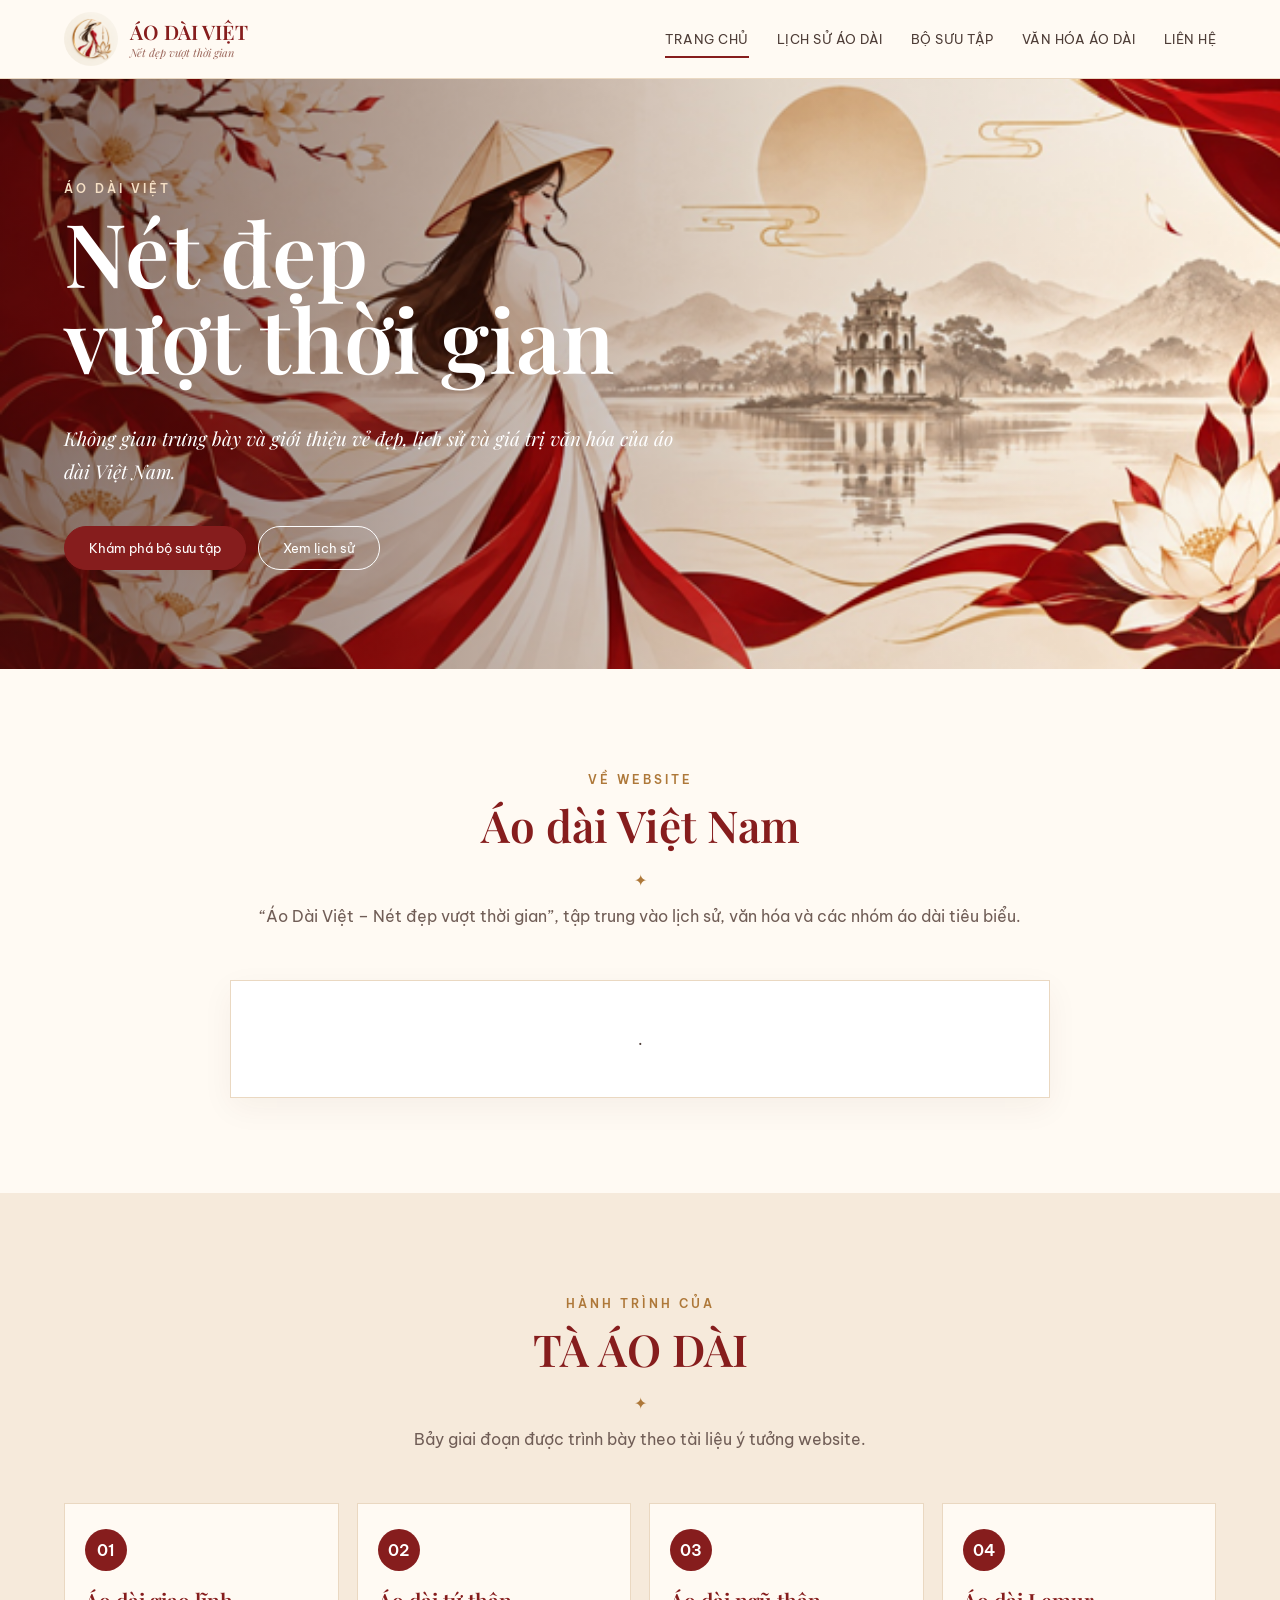
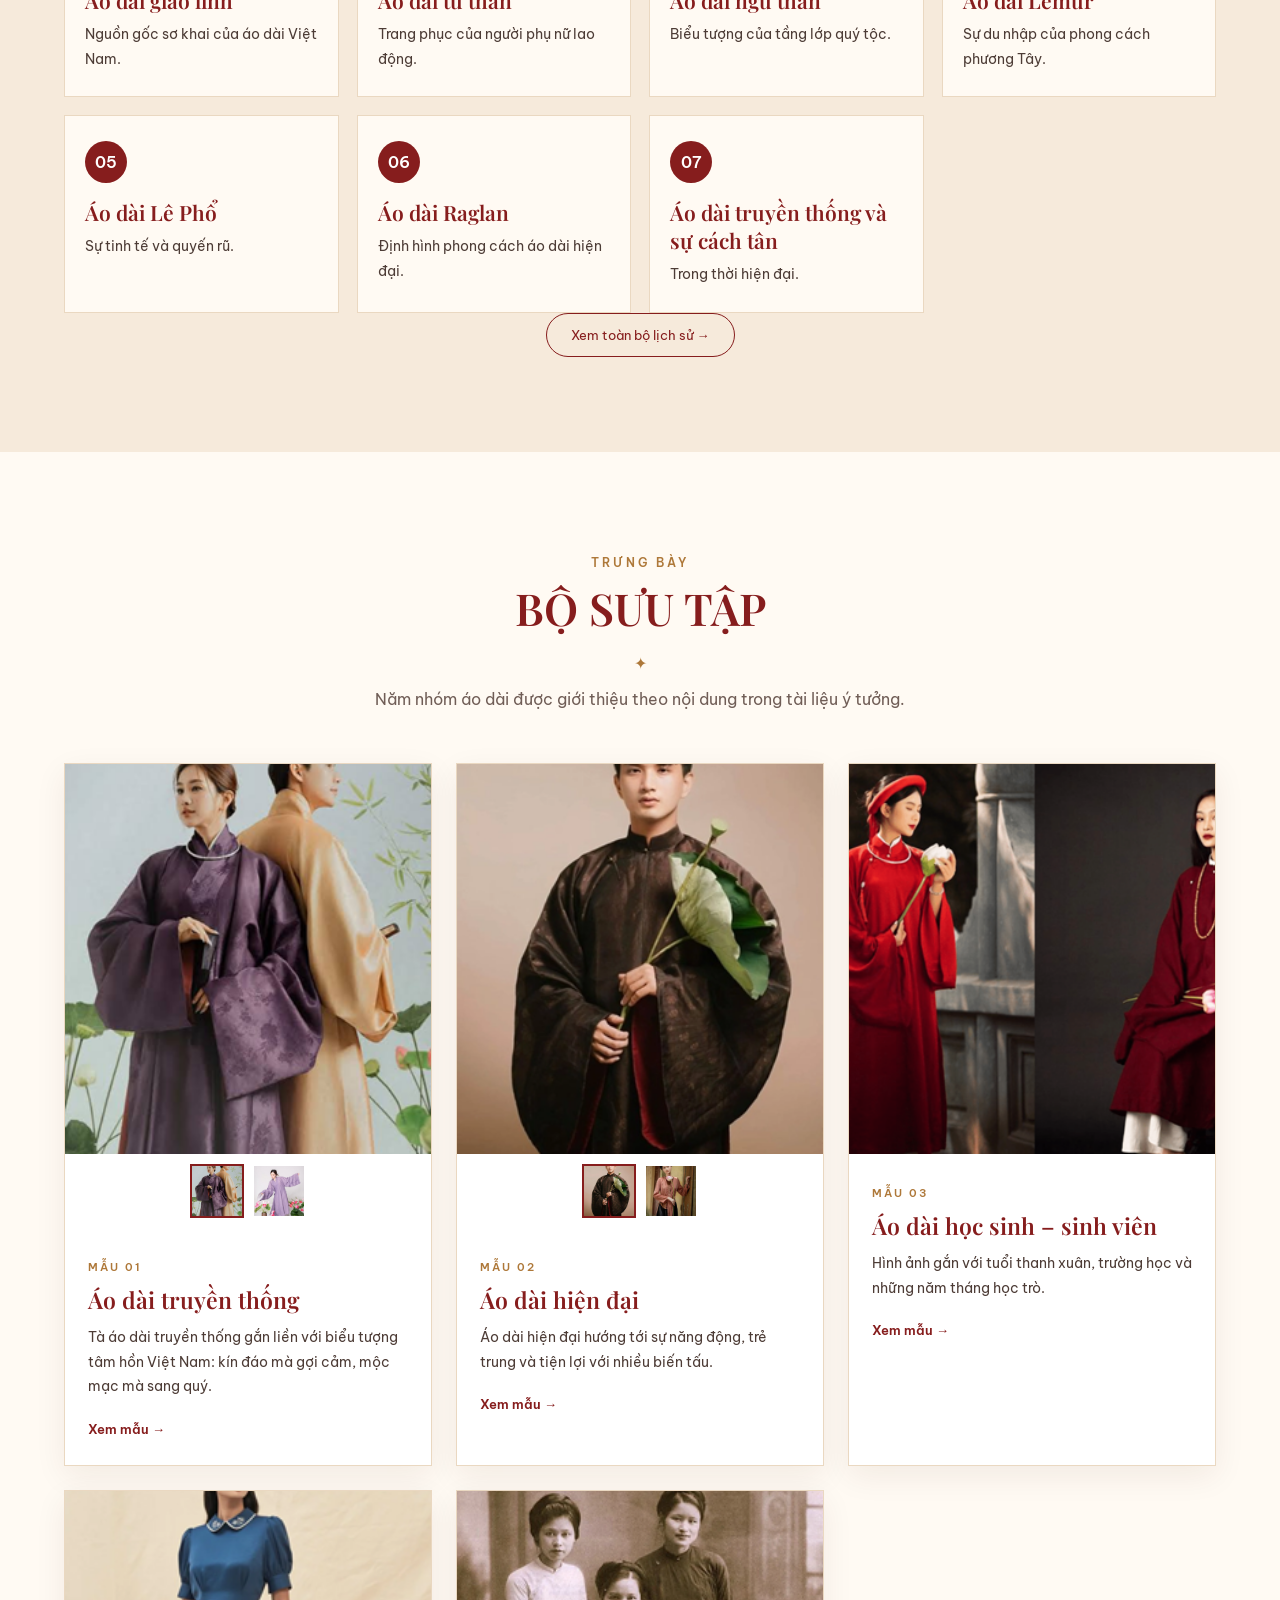
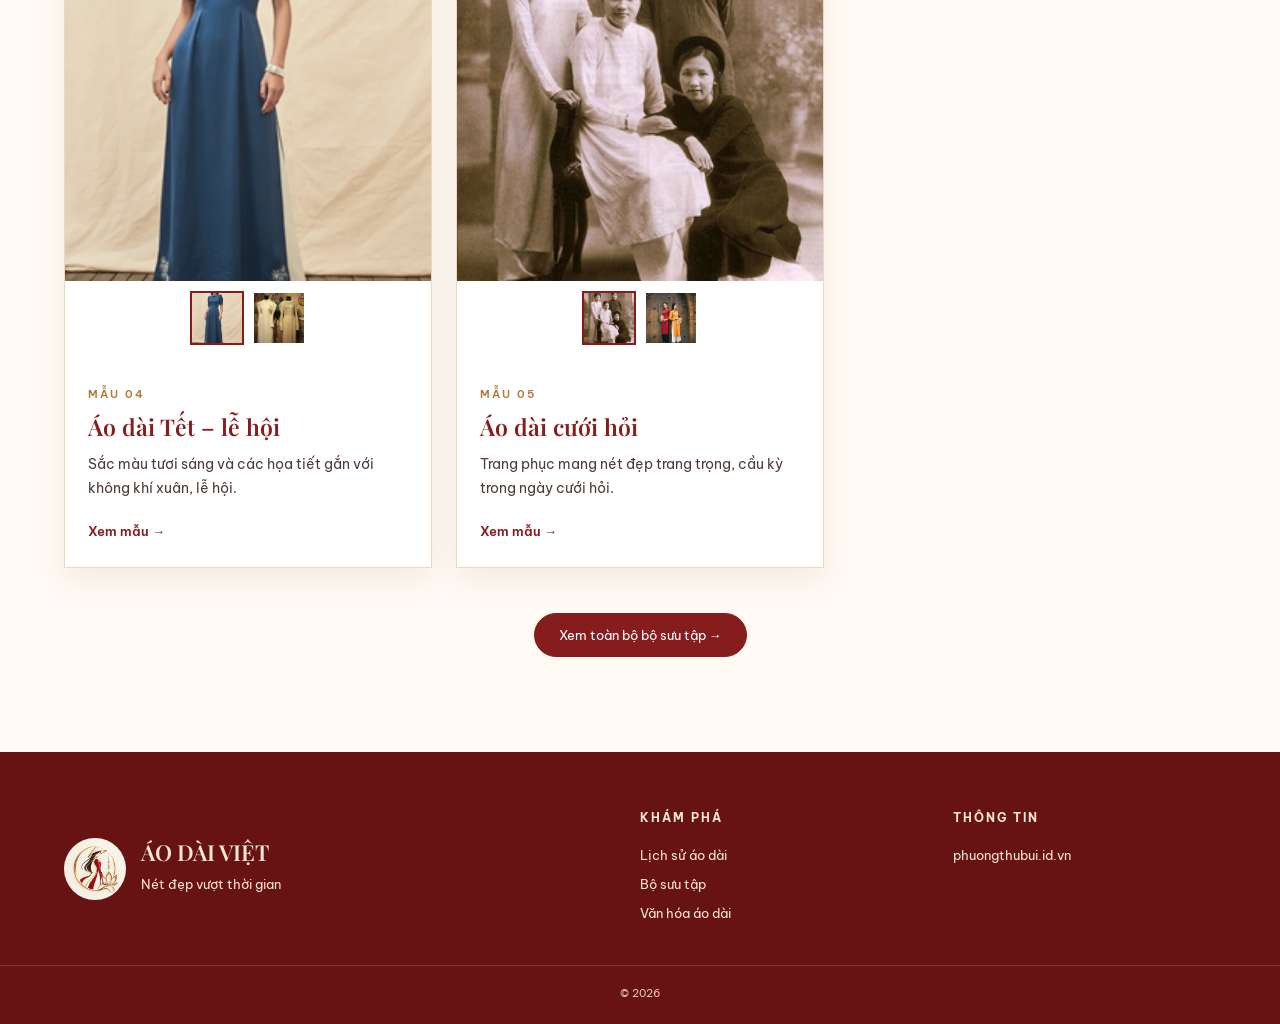
<file: index.html>
<!DOCTYPE html>
<html lang="vi">
<head>
<meta charset="UTF-8">
<meta name="viewport" content="width=device-width, initial-scale=1.0">
<meta name="description" content="Áo Dài Việt – Nét đẹp vượt thời gian.">
<title>Áo Dài Việt – Nét đẹp vượt thời gian</title>
<link rel="preconnect" href="https://fonts.googleapis.com">
<link rel="preconnect" href="https://fonts.gstatic.com" crossorigin>
<link href="https://fonts.googleapis.com/css2?family=Be+Vietnam+Pro:wght@300;400;500;600;700&family=Playfair+Display:wght@500;600;700&display=swap" rel="stylesheet">
<link rel="stylesheet" href="style.css">
</head>
<body>
<header class="site-header">
  <div class="container header-inner">
    <a class="brand" href="index.html"><img src="img/logo.png" alt="Logo Áo Dài Việt"><span><b>ÁO DÀI VIỆT</b><small>Nét đẹp vượt thời gian</small></span></a>
    <button class="menu-toggle" aria-label="Mở menu" aria-expanded="false">☰</button>
    <nav class="nav">
      <a class="active" href="index.html">Trang chủ</a>
      <a href="lich-su.html">Lịch sử áo dài</a>
      <a href="bo-suu-tap.html">Bộ sưu tập</a>
      <a href="van-hoa.html">Văn hóa áo dài</a>
      <a href="lien-he.html">Liên hệ</a>
    </nav>
  </div>
</header>

<main>
<section class="hero">
  <img src="img/banner.png" alt="Banner Áo Dài Việt">
  <div class="hero-shade"></div>
  <div class="hero-content container">
    <span class="eyebrow light">ÁO DÀI VIỆT</span>
    <h1>Nét đẹp<br>vượt thời gian</h1>
    <p>Không gian trưng bày và giới thiệu vẻ đẹp, lịch sử và giá trị văn hóa của áo dài Việt Nam.</p>
    <div class="hero-actions"><a class="btn btn-red" href="bo-suu-tap.html">Khám phá bộ sưu tập</a><a class="btn btn-outline" href="lich-su.html">Xem lịch sử</a></div>
  </div>
</section>

<section class="intro section">
  <div class="section-head">
    <span class="eyebrow">VỀ WEBSITE</span>
    <h2>Áo dài Việt Nam</h2>
    <div class="ornament">✦</div>
    <p>“Áo Dài Việt – Nét đẹp vượt thời gian”, tập trung vào lịch sử, văn hóa và các nhóm áo dài tiêu biểu.</p>
  </div>
  <div class="intro-box container narrow">
    <p>.</p>
  </div>
</section>

<section class="history-preview section alt">
  <div class="section-head">
    <span class="eyebrow">HÀNH TRÌNH CỦA</span>
    <h2>TÀ ÁO DÀI</h2>
    <div class="ornament">✦</div>
    <p>Bảy giai đoạn được trình bày theo tài liệu ý tưởng website.</p>
  </div>
  <div class="timeline-grid container">
    <article><span>01</span><h3>Áo dài giao lĩnh</h3><p>Nguồn gốc sơ khai của áo dài Việt Nam.</p></article>
    <article><span>02</span><h3>Áo dài tứ thân</h3><p>Trang phục của người phụ nữ lao động.</p></article>
    <article><span>03</span><h3>Áo dài ngũ thân</h3><p>Biểu tượng của tầng lớp quý tộc.</p></article>
    <article><span>04</span><h3>Áo dài Lemur</h3><p>Sự du nhập của phong cách phương Tây.</p></article>
    <article><span>05</span><h3>Áo dài Lê Phổ</h3><p>Sự tinh tế và quyến rũ.</p></article>
    <article><span>06</span><h3>Áo dài Raglan</h3><p>Định hình phong cách áo dài hiện đại.</p></article>
    <article><span>07</span><h3>Áo dài truyền thống và sự cách tân</h3><p>Trong thời hiện đại.</p></article>
  </div>
  <div class="center"><a class="btn" href="lich-su.html">Xem toàn bộ lịch sử →</a></div>
</section>

<section class="collection section">
  <div class="section-head">
    <span class="eyebrow">TRƯNG BÀY</span>
    <h2>BỘ SƯU TẬP</h2>
    <div class="ornament">✦</div>
    <p>Năm nhóm áo dài được giới thiệu theo nội dung trong tài liệu ý tưởng.</p>
  </div>
  <div class="product-grid container">
    <article class="product-card">
      <div class="product-gallery"><img id="p1" src="img/mau-1.png" alt="Mẫu 1 – Áo dài truyền thống"><div class="thumbs"><img class="selected" src="img/mau-1.png" data-target="p1"><img src="img/mau-2.png" data-target="p1"></div></div>
      <div class="product-body"><span>MẪU 01</span><h3>Áo dài truyền thống</h3><p>Tà áo dài truyền thống gắn liền với biểu tượng tâm hồn Việt Nam: kín đáo mà gợi cảm, mộc mạc mà sang quý.</p><a href="bo-suu-tap.html#truyen-thong">Xem mẫu →</a></div>
    </article>
    <article class="product-card">
      <div class="product-gallery"><img id="p2" src="img/mau-3.png" alt="Mẫu 2 – Áo dài hiện đại"><div class="thumbs"><img class="selected" src="img/mau-3.png" data-target="p2"><img src="img/mau-4.png" data-target="p2"></div></div>
      <div class="product-body"><span>MẪU 02</span><h3>Áo dài hiện đại</h3><p>Áo dài hiện đại hướng tới sự năng động, trẻ trung và tiện lợi với nhiều biến tấu.</p><a href="bo-suu-tap.html#hien-dai">Xem mẫu →</a></div>
    </article>
    <article class="product-card">
      <div class="product-gallery"><img id="p3" src="img/mau-5.png" alt="Mẫu 3 – Áo dài học sinh – sinh viên"></div>
      <div class="product-body"><span>MẪU 03</span><h3>Áo dài học sinh – sinh viên</h3><p>Hình ảnh gắn với tuổi thanh xuân, trường học và những năm tháng học trò.</p><a href="bo-suu-tap.html#hoc-sinh">Xem mẫu →</a></div>
    </article>
    <article class="product-card">
      <div class="product-gallery"><img id="p4" src="img/mau-6.png" alt="Mẫu 4 – Áo dài Tết – lễ hội"><div class="thumbs"><img class="selected" src="img/mau-6.png" data-target="p4"><img src="img/mau-7.png" data-target="p4"></div></div>
      <div class="product-body"><span>MẪU 04</span><h3>Áo dài Tết – lễ hội</h3><p>Sắc màu tươi sáng và các họa tiết gắn với không khí xuân, lễ hội.</p><a href="bo-suu-tap.html#tet-le-hoi">Xem mẫu →</a></div>
    </article>
    <article class="product-card">
      <div class="product-gallery"><img id="p5" src="img/mau-8.png" alt="Mẫu 5 – Áo dài cưới hỏi"><div class="thumbs"><img class="selected" src="img/mau-8.png" data-target="p5"><img src="img/mau-9.png" data-target="p5"></div></div>
      <div class="product-body"><span>MẪU 05</span><h3>Áo dài cưới hỏi</h3><p>Trang phục mang nét đẹp trang trọng, cầu kỳ trong ngày cưới hỏi.</p><a href="bo-suu-tap.html#cuoi-hoi">Xem mẫu →</a></div>
    </article>
  </div>
  <div class="center next"><a class="btn btn-red" href="bo-suu-tap.html">Xem toàn bộ bộ sưu tập →</a></div>
</section>
</main>

<footer class="footer">
  <div class="container footer-grid">
    <div class="footer-brand"><img src="img/logo.png" alt="Logo"><div><h3>ÁO DÀI VIỆT</h3><p>Nét đẹp vượt thời gian</p></div></div>
    <div><h4>KHÁM PHÁ</h4><a href="lich-su.html">Lịch sử áo dài</a><a href="bo-suu-tap.html">Bộ sưu tập</a><a href="van-hoa.html">Văn hóa áo dài</a></div>
    <div><h4>THÔNG TIN</h4><p>phuongthubui.id.vn</p><p></p><p></p></div>
  </div>
  <div class="copyright">© <span id="year"></span> </div>
</footer>
<script src="script.js"></script>
</body>
</html>
</file>
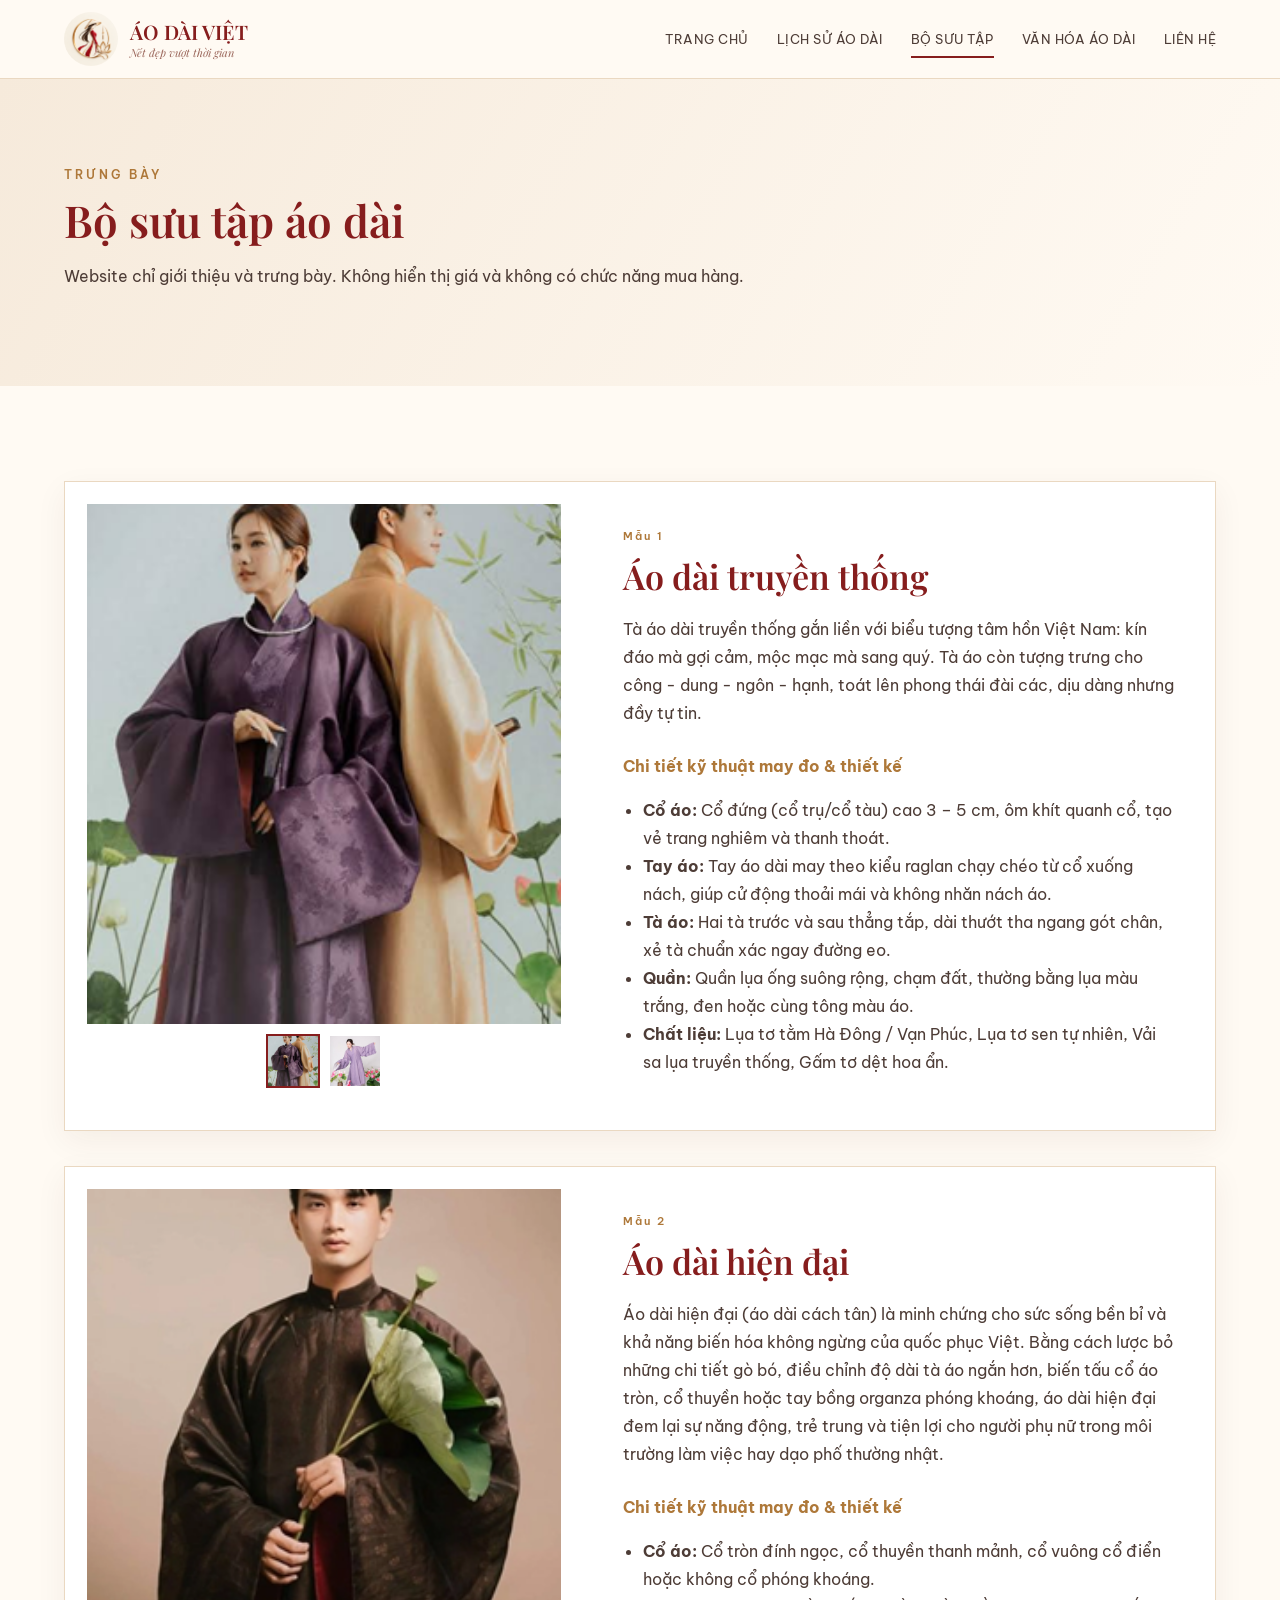
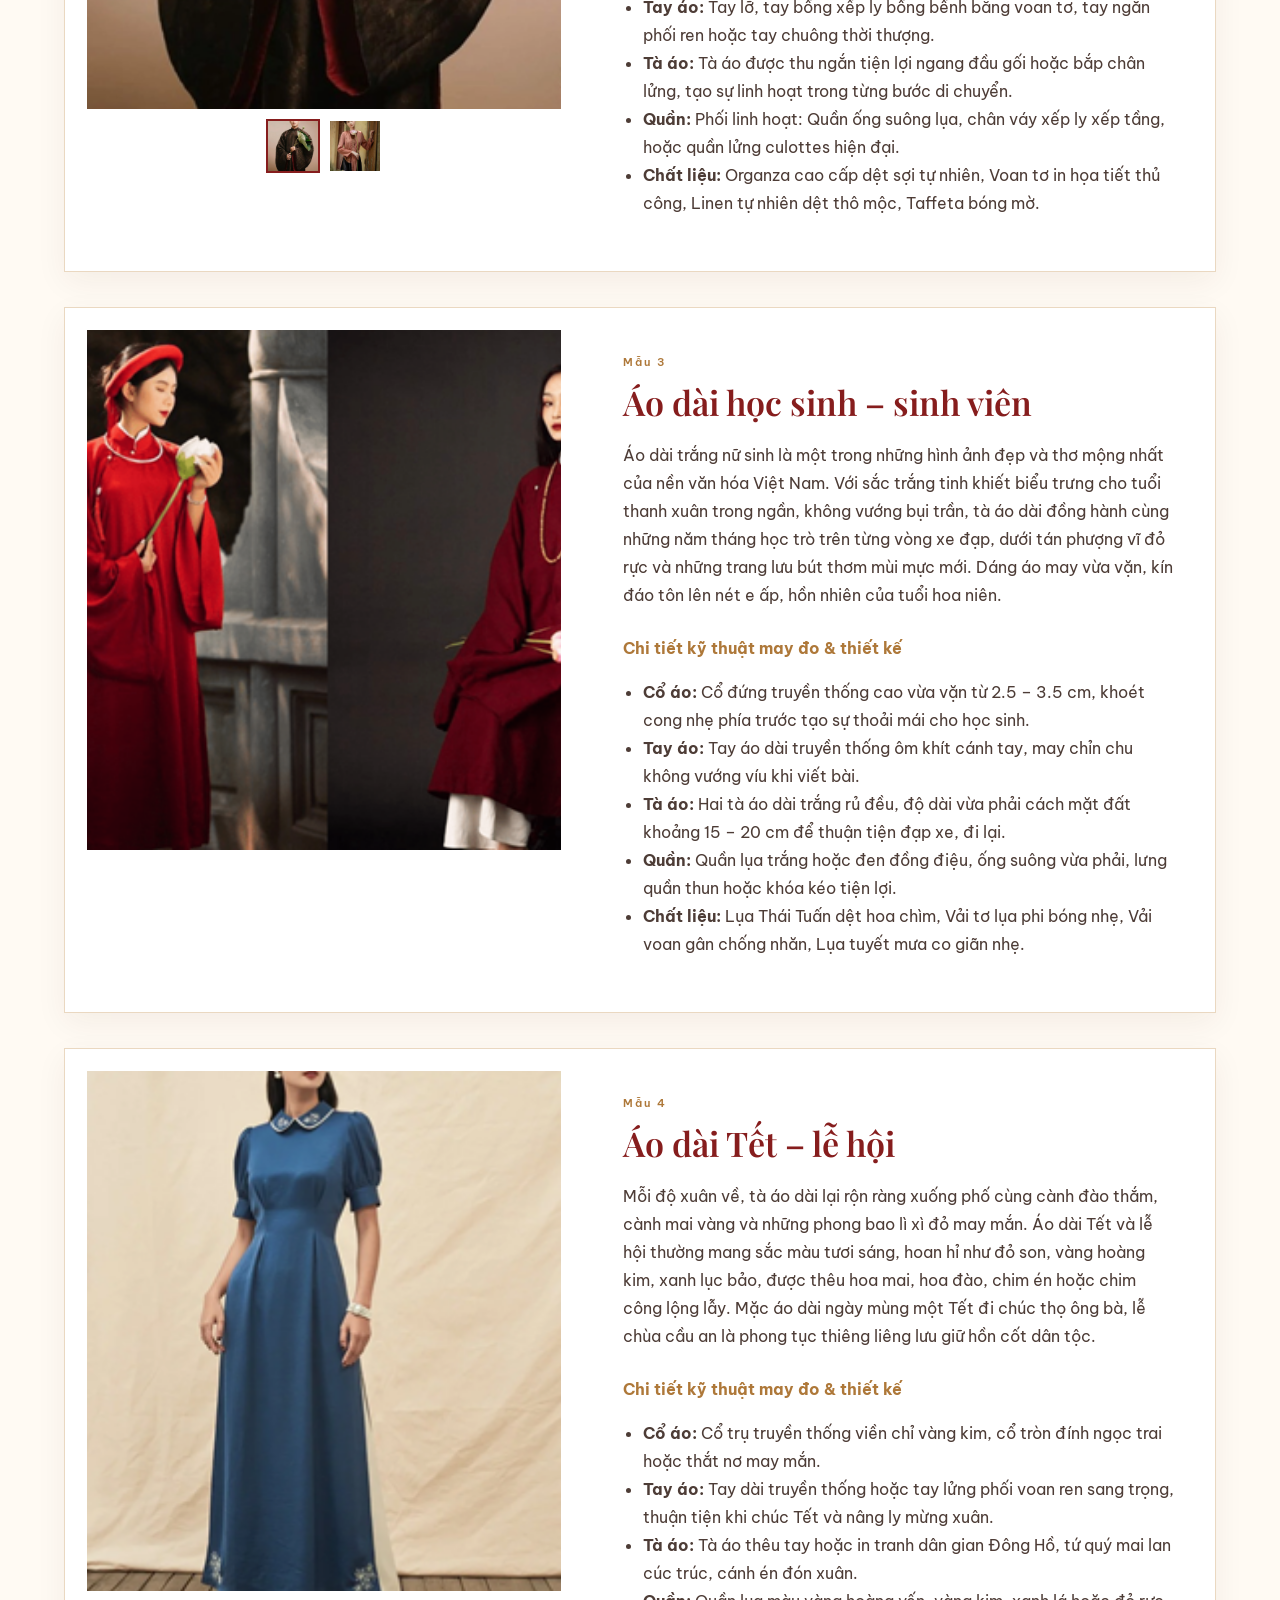
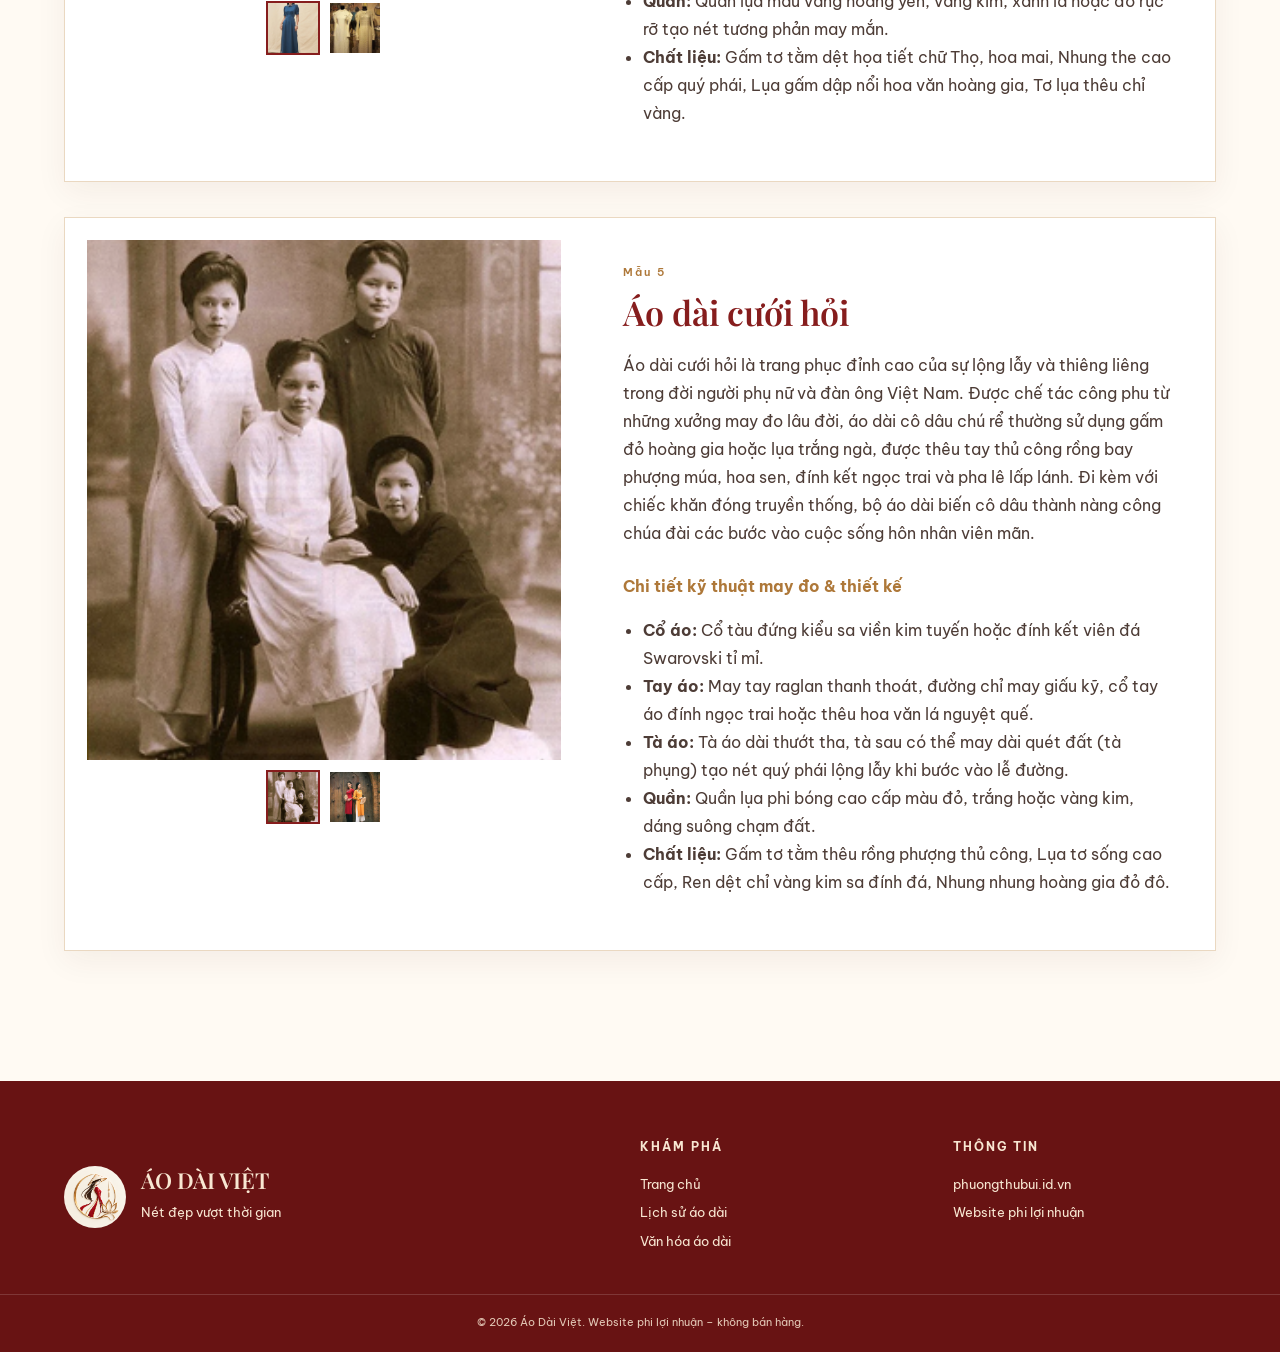
<file: bo-suu-tap.html>
<!DOCTYPE html>
<html lang="vi"><head><meta charset="UTF-8"><meta name="viewport" content="width=device-width, initial-scale=1.0"><title>Bộ sưu tập | Áo Dài Việt</title><link rel="preconnect" href="https://fonts.googleapis.com"><link rel="preconnect" href="https://fonts.gstatic.com" crossorigin><link href="https://fonts.googleapis.com/css2?family=Be+Vietnam+Pro:wght@300;400;500;600;700&family=Playfair+Display:wght@500;600;700&display=swap" rel="stylesheet"><link rel="stylesheet" href="style.css"></head>
<body>
<header class="site-header"><div class="container header-inner"><a class="brand" href="index.html"><img src="img/logo.png" alt="Logo Áo Dài Việt"><span><b>ÁO DÀI VIỆT</b><small>Nét đẹp vượt thời gian</small></span></a><button class="menu-toggle" aria-label="Mở menu" aria-expanded="false">☰</button><nav class="nav"><a href="index.html">Trang chủ</a><a href="lich-su.html">Lịch sử áo dài</a><a class="active" href="bo-suu-tap.html">Bộ sưu tập</a><a href="van-hoa.html">Văn hóa áo dài</a><a href="lien-he.html">Liên hệ</a></nav></div></header>
<main><section class="page-hero"><div class="container"><span class="eyebrow">TRƯNG BÀY</span><h1>Bộ sưu tập áo dài</h1><p>Website chỉ giới thiệu và trưng bày. Không hiển thị giá và không có chức năng mua hàng.</p></div></section>
<section class="section"><div class="container product-list">
<article class="detail-product" id="truyen-thong"><div class="detail-images"><div class="product-gallery"><img id="g1" src="img/mau-1.png" alt="Mẫu 1 – Áo dài truyền thống"><div class="thumbs"><img class="selected" src="img/mau-1.png" data-target="g1"><img src="img/mau-2.png" data-target="g1"></div></div></div><div class="detail-copy"><span class="product-tag">Mẫu 1</span><h2>Áo dài truyền thống</h2><p>Tà áo dài truyền thống gắn liền với biểu tượng tâm hồn Việt Nam: kín đáo mà gợi cảm, mộc mạc mà sang quý. Tà áo còn tượng trưng cho công - dung - ngôn - hạnh, toát lên phong thái đài các, dịu dàng nhưng đầy tự tin.</p><h4>Chi tiết kỹ thuật may đo & thiết kế</h4><ul><li><b>Cổ áo:</b> Cổ đứng (cổ trụ/cổ tàu) cao 3 – 5 cm, ôm khít quanh cổ, tạo vẻ trang nghiêm và thanh thoát.</li><li><b>Tay áo:</b> Tay áo dài may theo kiểu raglan chạy chéo từ cổ xuống nách, giúp cử động thoải mái và không nhăn nách áo.</li><li><b>Tà áo:</b> Hai tà trước và sau thẳng tắp, dài thướt tha ngang gót chân, xẻ tà chuẩn xác ngay đường eo.</li><li><b>Quần:</b> Quần lụa ống suông rộng, chạm đất, thường bằng lụa màu trắng, đen hoặc cùng tông màu áo.</li><li><b>Chất liệu:</b> Lụa tơ tằm Hà Đông / Vạn Phúc, Lụa tơ sen tự nhiên, Vải sa lụa truyền thống, Gấm tơ dệt hoa ẩn.</li></ul></div></article>
<article class="detail-product" id="hien-dai"><div class="detail-images"><div class="product-gallery"><img id="g2" src="img/mau-3.png" alt="Mẫu 2 – Áo dài hiện đại"><div class="thumbs"><img class="selected" src="img/mau-3.png" data-target="g2"><img src="img/mau-4.png" data-target="g2"></div></div></div><div class="detail-copy"><span class="product-tag">Mẫu 2</span><h2>Áo dài hiện đại</h2><p>Áo dài hiện đại (áo dài cách tân) là minh chứng cho sức sống bền bỉ và khả năng biến hóa không ngừng của quốc phục Việt. Bằng cách lược bỏ những chi tiết gò bó, điều chỉnh độ dài tà áo ngắn hơn, biến tấu cổ áo tròn, cổ thuyền hoặc tay bồng organza phóng khoáng, áo dài hiện đại đem lại sự năng động, trẻ trung và tiện lợi cho người phụ nữ trong môi trường làm việc hay dạo phố thường nhật.</p><h4>Chi tiết kỹ thuật may đo & thiết kế</h4><ul><li><b>Cổ áo:</b> Cổ tròn đính ngọc, cổ thuyền thanh mảnh, cổ vuông cổ điển hoặc không cổ phóng khoáng.</li><li><b>Tay áo:</b> Tay lỡ, tay bồng xếp ly bồng bềnh bằng voan tơ, tay ngắn phối ren hoặc tay chuông thời thượng.</li><li><b>Tà áo:</b> Tà áo được thu ngắn tiện lợi ngang đầu gối hoặc bắp chân lửng, tạo sự linh hoạt trong từng bước di chuyển.</li><li><b>Quần:</b> Phối linh hoạt: Quần ống suông lụa, chân váy xếp ly xếp tầng, hoặc quần lửng culottes hiện đại.</li><li><b>Chất liệu:</b> Organza cao cấp dệt sợi tự nhiên, Voan tơ in họa tiết thủ công, Linen tự nhiên dệt thô mộc, Taffeta bóng mờ.</li></ul></div></article>
<article class="detail-product" id="hoc-sinh"><div class="detail-images"><div class="product-gallery"><img id="g3" src="img/mau-5.png" alt="Mẫu 3 – Áo dài học sinh – sinh viên"></div></div><div class="detail-copy"><span class="product-tag">Mẫu 3</span><h2>Áo dài học sinh – sinh viên</h2><p>Áo dài trắng nữ sinh là một trong những hình ảnh đẹp và thơ mộng nhất của nền văn hóa Việt Nam. Với sắc trắng tinh khiết biểu trưng cho tuổi thanh xuân trong ngần, không vướng bụi trần, tà áo dài đồng hành cùng những năm tháng học trò trên từng vòng xe đạp, dưới tán phượng vĩ đỏ rực và những trang lưu bút thơm mùi mực mới. Dáng áo may vừa vặn, kín đáo tôn lên nét e ấp, hồn nhiên của tuổi hoa niên.</p><h4>Chi tiết kỹ thuật may đo & thiết kế</h4><ul><li><b>Cổ áo:</b> Cổ đứng truyền thống cao vừa vặn từ 2.5 – 3.5 cm, khoét cong nhẹ phía trước tạo sự thoải mái cho học sinh.</li><li><b>Tay áo:</b> Tay áo dài truyền thống ôm khít cánh tay, may chỉn chu không vướng víu khi viết bài.</li><li><b>Tà áo:</b> Hai tà áo dài trắng rủ đều, độ dài vừa phải cách mặt đất khoảng 15 – 20 cm để thuận tiện đạp xe, đi lại.</li><li><b>Quần:</b> Quần lụa trắng hoặc đen đồng điệu, ống suông vừa phải, lưng quần thun hoặc khóa kéo tiện lợi.</li><li><b>Chất liệu:</b> Lụa Thái Tuấn dệt hoa chìm, Vải tơ lụa phi bóng nhẹ, Vải voan gân chống nhăn, Lụa tuyết mưa co giãn nhẹ.</li></ul></div></article>
<article class="detail-product" id="tet-le-hoi"><div class="detail-images"><div class="product-gallery"><img id="g4" src="img/mau-6.png" alt="Mẫu 4 – Áo dài Tết – lễ hội"><div class="thumbs"><img class="selected" src="img/mau-6.png" data-target="g4"><img src="img/mau-7.png" data-target="g4"></div></div></div><div class="detail-copy"><span class="product-tag">Mẫu 4</span><h2>Áo dài Tết – lễ hội</h2><p>Mỗi độ xuân về, tà áo dài lại rộn ràng xuống phố cùng cành đào thắm, cành mai vàng và những phong bao lì xì đỏ may mắn. Áo dài Tết và lễ hội thường mang sắc màu tươi sáng, hoan hỉ như đỏ son, vàng hoàng kim, xanh lục bảo, được thêu hoa mai, hoa đào, chim én hoặc chim công lộng lẫy. Mặc áo dài ngày mùng một Tết đi chúc thọ ông bà, lễ chùa cầu an là phong tục thiêng liêng lưu giữ hồn cốt dân tộc.</p><h4>Chi tiết kỹ thuật may đo & thiết kế</h4><ul><li><b>Cổ áo:</b> Cổ trụ truyền thống viền chỉ vàng kim, cổ tròn đính ngọc trai hoặc thắt nơ may mắn.</li><li><b>Tay áo:</b> Tay dài truyền thống hoặc tay lửng phối voan ren sang trọng, thuận tiện khi chúc Tết và nâng ly mừng xuân.</li><li><b>Tà áo:</b> Tà áo thêu tay hoặc in tranh dân gian Đông Hồ, tứ quý mai lan cúc trúc, cánh én đón xuân.</li><li><b>Quần:</b> Quần lụa màu vàng hoàng yến, vàng kim, xanh lá hoặc đỏ rực rỡ tạo nét tương phản may mắn.</li><li><b>Chất liệu:</b> Gấm tơ tằm dệt họa tiết chữ Thọ, hoa mai, Nhung the cao cấp quý phái, Lụa gấm dập nổi hoa văn hoàng gia, Tơ lụa thêu chỉ vàng.</li></ul></div></article>
<article class="detail-product" id="cuoi-hoi"><div class="detail-images"><div class="product-gallery"><img id="g5" src="img/mau-8.png" alt="Mẫu 5 – Áo dài cưới hỏi"><div class="thumbs"><img class="selected" src="img/mau-8.png" data-target="g5"><img src="img/mau-9.png" data-target="g5"></div></div></div><div class="detail-copy"><span class="product-tag">Mẫu 5</span><h2>Áo dài cưới hỏi</h2><p>Áo dài cưới hỏi là trang phục đỉnh cao của sự lộng lẫy và thiêng liêng trong đời người phụ nữ và đàn ông Việt Nam. Được chế tác công phu từ những xưởng may đo lâu đời, áo dài cô dâu chú rể thường sử dụng gấm đỏ hoàng gia hoặc lụa trắng ngà, được thêu tay thủ công rồng bay phượng múa, hoa sen, đính kết ngọc trai và pha lê lấp lánh. Đi kèm với chiếc khăn đóng truyền thống, bộ áo dài biến cô dâu thành nàng công chúa đài các bước vào cuộc sống hôn nhân viên mãn.</p><h4>Chi tiết kỹ thuật may đo & thiết kế</h4><ul><li><b>Cổ áo:</b> Cổ tàu đứng kiểu sa viền kim tuyến hoặc đính kết viên đá Swarovski tỉ mỉ.</li><li><b>Tay áo:</b> May tay raglan thanh thoát, đường chỉ may giấu kỹ, cổ tay áo đính ngọc trai hoặc thêu hoa văn lá nguyệt quế.</li><li><b>Tà áo:</b> Tà áo dài thướt tha, tà sau có thể may dài quét đất (tà phụng) tạo nét quý phái lộng lẫy khi bước vào lễ đường.</li><li><b>Quần:</b> Quần lụa phi bóng cao cấp màu đỏ, trắng hoặc vàng kim, dáng suông chạm đất.</li><li><b>Chất liệu:</b> Gấm tơ tằm thêu rồng phượng thủ công, Lụa tơ sống cao cấp, Ren dệt chỉ vàng kim sa đính đá, Nhung nhung hoàng gia đỏ đô.</li></ul></div></article>
</div></section></main>
<footer class="footer"><div class="container footer-grid"><div class="footer-brand"><img src="img/logo.png" alt="Logo"><div><h3>ÁO DÀI VIỆT</h3><p>Nét đẹp vượt thời gian</p></div></div><div><h4>KHÁM PHÁ</h4><a href="index.html">Trang chủ</a><a href="lich-su.html">Lịch sử áo dài</a><a href="van-hoa.html">Văn hóa áo dài</a></div><div><h4>THÔNG TIN</h4><p>phuongthubui.id.vn</p><p>Website phi lợi nhuận</p></div></div><div class="copyright">© <span id="year"></span> Áo Dài Việt. Website phi lợi nhuận – không bán hàng.</div></footer><script src="script.js"></script></body></html>
</file>
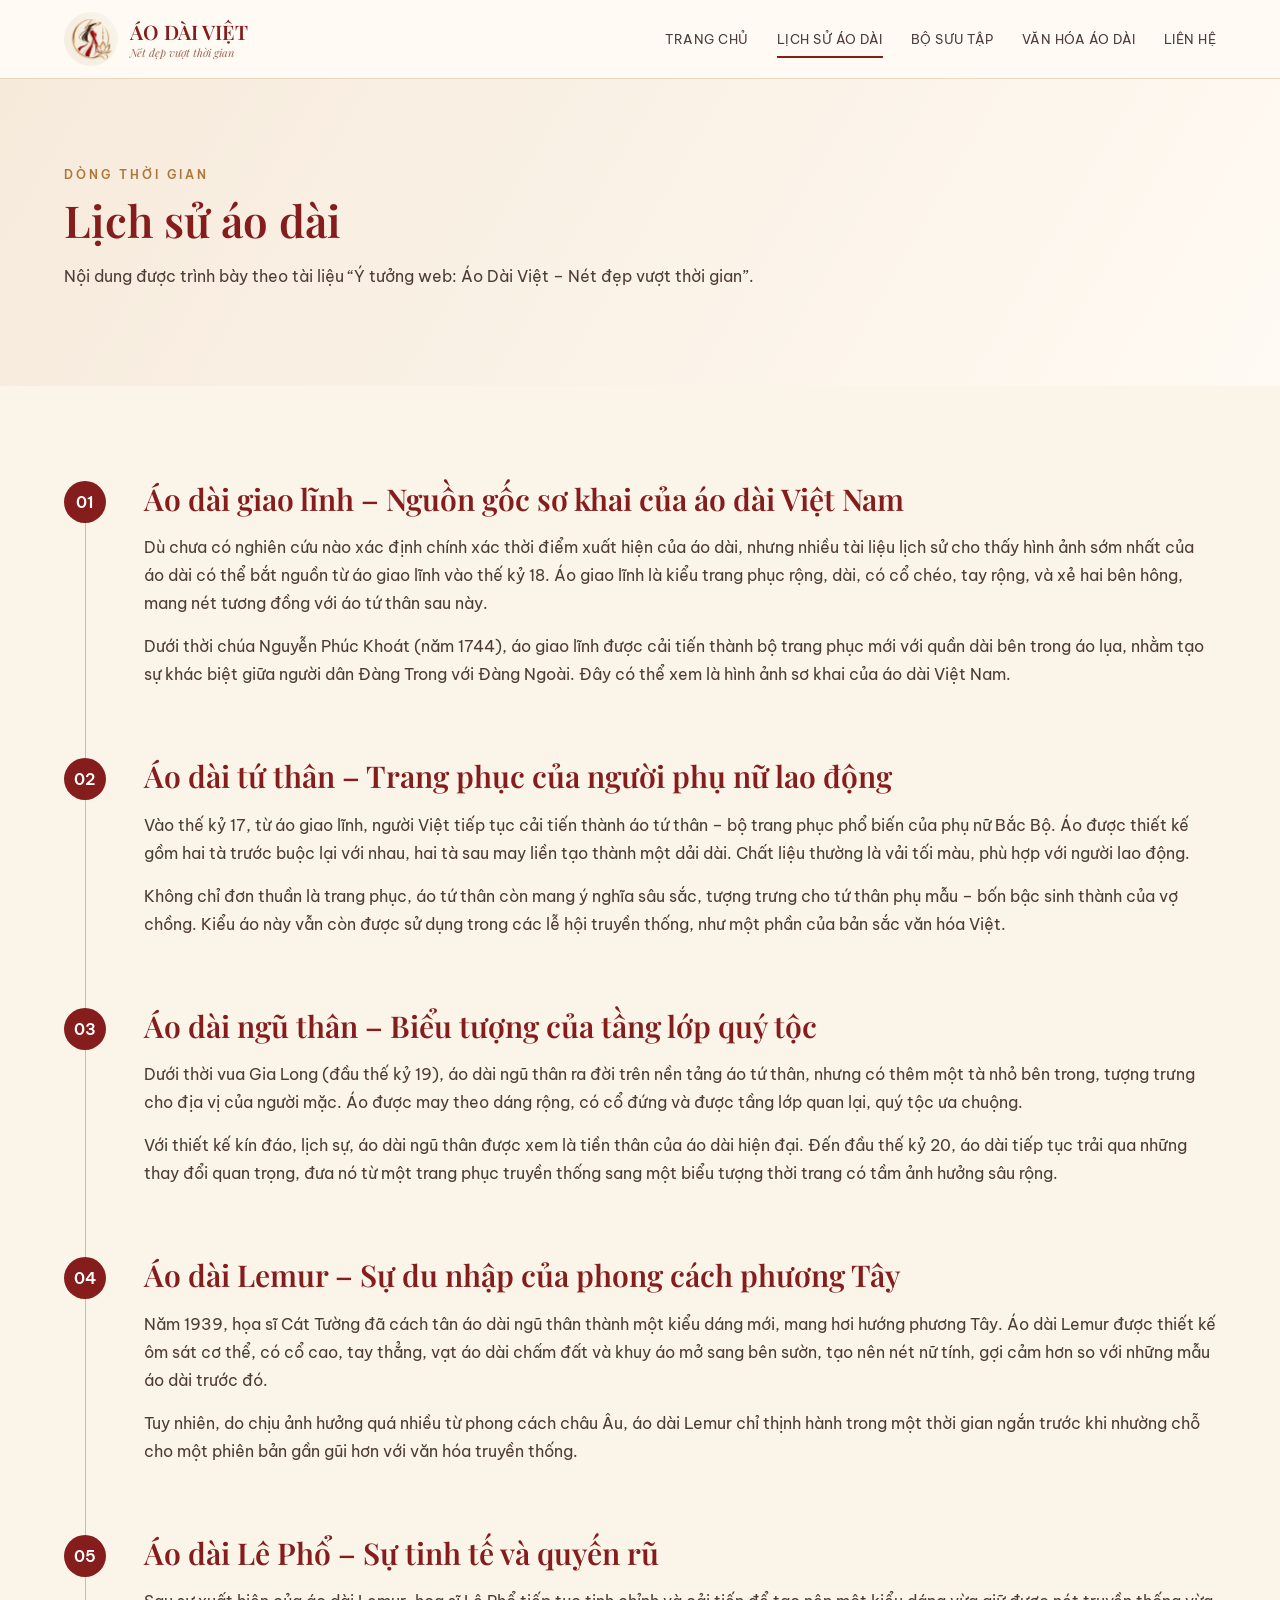
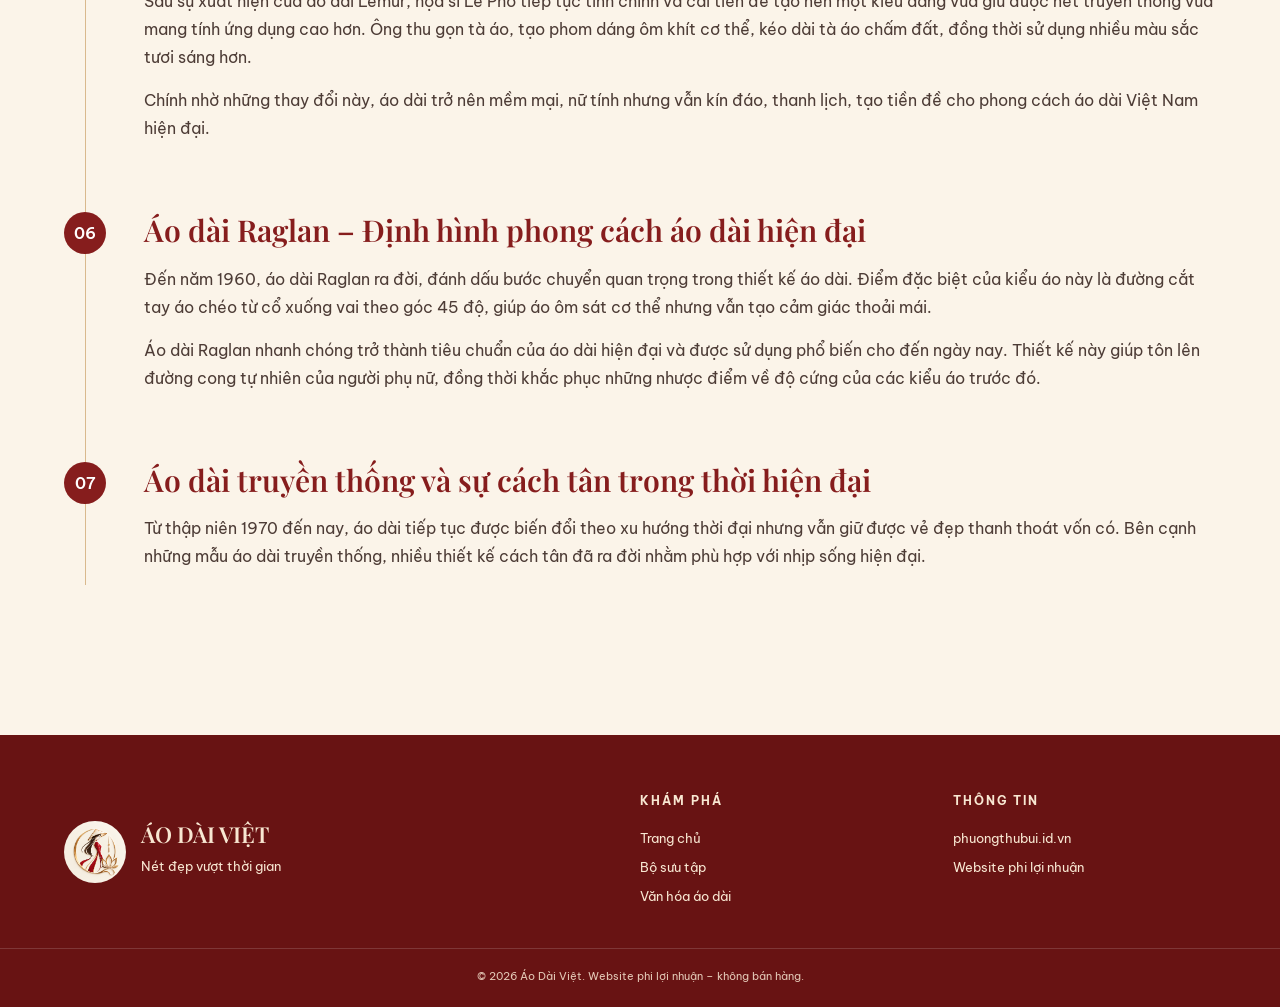
<file: lich-su.html>
<!DOCTYPE html>
<html lang="vi"><head><meta charset="UTF-8"><meta name="viewport" content="width=device-width, initial-scale=1.0"><title>Lịch sử áo dài | Áo Dài Việt</title><link rel="preconnect" href="https://fonts.googleapis.com"><link rel="preconnect" href="https://fonts.gstatic.com" crossorigin><link href="https://fonts.googleapis.com/css2?family=Be+Vietnam+Pro:wght@300;400;500;600;700&family=Playfair+Display:wght@500;600;700&display=swap" rel="stylesheet"><link rel="stylesheet" href="style.css"></head>
<body>
<header class="site-header"><div class="container header-inner"><a class="brand" href="index.html"><img src="img/logo.png" alt="Logo Áo Dài Việt"><span><b>ÁO DÀI VIỆT</b><small>Nét đẹp vượt thời gian</small></span></a><button class="menu-toggle" aria-label="Mở menu" aria-expanded="false">☰</button><nav class="nav"><a href="index.html">Trang chủ</a><a class="active" href="lich-su.html">Lịch sử áo dài</a><a href="bo-suu-tap.html">Bộ sưu tập</a><a href="van-hoa.html">Văn hóa áo dài</a><a href="lien-he.html">Liên hệ</a></nav></div></header>
<main>
<section class="page-hero"><div class="container"><span class="eyebrow">DÒNG THỜI GIAN</span><h1>Lịch sử áo dài</h1><p>Nội dung được trình bày theo tài liệu “Ý tưởng web: Áo Dài Việt – Nét đẹp vượt thời gian”.</p></div></section>
<section class="history-full section"><div class="container timeline-full">
<article><div class="history-number">01</div><div><h2>Áo dài giao lĩnh – Nguồn gốc sơ khai của áo dài Việt Nam</h2><p>Dù chưa có nghiên cứu nào xác định chính xác thời điểm xuất hiện của áo dài, nhưng nhiều tài liệu lịch sử cho thấy hình ảnh sớm nhất của áo dài có thể bắt nguồn từ áo giao lĩnh vào thế kỷ 18. Áo giao lĩnh là kiểu trang phục rộng, dài, có cổ chéo, tay rộng, và xẻ hai bên hông, mang nét tương đồng với áo tứ thân sau này.</p><p>Dưới thời chúa Nguyễn Phúc Khoát (năm 1744), áo giao lĩnh được cải tiến thành bộ trang phục mới với quần dài bên trong áo lụa, nhằm tạo sự khác biệt giữa người dân Đàng Trong với Đàng Ngoài. Đây có thể xem là hình ảnh sơ khai của áo dài Việt Nam.</p></div></article>
<article><div class="history-number">02</div><div><h2>Áo dài tứ thân – Trang phục của người phụ nữ lao động</h2><p>Vào thế kỷ 17, từ áo giao lĩnh, người Việt tiếp tục cải tiến thành áo tứ thân – bộ trang phục phổ biến của phụ nữ Bắc Bộ. Áo được thiết kế gồm hai tà trước buộc lại với nhau, hai tà sau may liền tạo thành một dải dài. Chất liệu thường là vải tối màu, phù hợp với người lao động.</p><p>Không chỉ đơn thuần là trang phục, áo tứ thân còn mang ý nghĩa sâu sắc, tượng trưng cho tứ thân phụ mẫu – bốn bậc sinh thành của vợ chồng. Kiểu áo này vẫn còn được sử dụng trong các lễ hội truyền thống, như một phần của bản sắc văn hóa Việt.</p></div></article>
<article><div class="history-number">03</div><div><h2>Áo dài ngũ thân – Biểu tượng của tầng lớp quý tộc</h2><p>Dưới thời vua Gia Long (đầu thế kỷ 19), áo dài ngũ thân ra đời trên nền tảng áo tứ thân, nhưng có thêm một tà nhỏ bên trong, tượng trưng cho địa vị của người mặc. Áo được may theo dáng rộng, có cổ đứng và được tầng lớp quan lại, quý tộc ưa chuộng.</p><p>Với thiết kế kín đáo, lịch sự, áo dài ngũ thân được xem là tiền thân của áo dài hiện đại. Đến đầu thế kỷ 20, áo dài tiếp tục trải qua những thay đổi quan trọng, đưa nó từ một trang phục truyền thống sang một biểu tượng thời trang có tầm ảnh hưởng sâu rộng.</p></div></article>
<article><div class="history-number">04</div><div><h2>Áo dài Lemur – Sự du nhập của phong cách phương Tây</h2><p>Năm 1939, họa sĩ Cát Tường đã cách tân áo dài ngũ thân thành một kiểu dáng mới, mang hơi hướng phương Tây. Áo dài Lemur được thiết kế ôm sát cơ thể, có cổ cao, tay thẳng, vạt áo dài chấm đất và khuy áo mở sang bên sườn, tạo nên nét nữ tính, gợi cảm hơn so với những mẫu áo dài trước đó.</p><p>Tuy nhiên, do chịu ảnh hưởng quá nhiều từ phong cách châu Âu, áo dài Lemur chỉ thịnh hành trong một thời gian ngắn trước khi nhường chỗ cho một phiên bản gần gũi hơn với văn hóa truyền thống.</p></div></article>
<article><div class="history-number">05</div><div><h2>Áo dài Lê Phổ – Sự tinh tế và quyến rũ</h2><p>Sau sự xuất hiện của áo dài Lemur, họa sĩ Lê Phổ tiếp tục tinh chỉnh và cải tiến để tạo nên một kiểu dáng vừa giữ được nét truyền thống vừa mang tính ứng dụng cao hơn. Ông thu gọn tà áo, tạo phom dáng ôm khít cơ thể, kéo dài tà áo chấm đất, đồng thời sử dụng nhiều màu sắc tươi sáng hơn.</p><p>Chính nhờ những thay đổi này, áo dài trở nên mềm mại, nữ tính nhưng vẫn kín đáo, thanh lịch, tạo tiền đề cho phong cách áo dài Việt Nam hiện đại.</p></div></article>
<article><div class="history-number">06</div><div><h2>Áo dài Raglan – Định hình phong cách áo dài hiện đại</h2><p>Đến năm 1960, áo dài Raglan ra đời, đánh dấu bước chuyển quan trọng trong thiết kế áo dài. Điểm đặc biệt của kiểu áo này là đường cắt tay áo chéo từ cổ xuống vai theo góc 45 độ, giúp áo ôm sát cơ thể nhưng vẫn tạo cảm giác thoải mái.</p><p>Áo dài Raglan nhanh chóng trở thành tiêu chuẩn của áo dài hiện đại và được sử dụng phổ biến cho đến ngày nay. Thiết kế này giúp tôn lên đường cong tự nhiên của người phụ nữ, đồng thời khắc phục những nhược điểm về độ cứng của các kiểu áo trước đó.</p></div></article>
<article><div class="history-number">07</div><div><h2>Áo dài truyền thống và sự cách tân trong thời hiện đại</h2><p>Từ thập niên 1970 đến nay, áo dài tiếp tục được biến đổi theo xu hướng thời đại nhưng vẫn giữ được vẻ đẹp thanh thoát vốn có. Bên cạnh những mẫu áo dài truyền thống, nhiều thiết kế cách tân đã ra đời nhằm phù hợp với nhịp sống hiện đại.</p></div></article>
</div></section></main>
<footer class="footer"><div class="container footer-grid"><div class="footer-brand"><img src="img/logo.png" alt="Logo"><div><h3>ÁO DÀI VIỆT</h3><p>Nét đẹp vượt thời gian</p></div></div><div><h4>KHÁM PHÁ</h4><a href="index.html">Trang chủ</a><a href="bo-suu-tap.html">Bộ sưu tập</a><a href="van-hoa.html">Văn hóa áo dài</a></div><div><h4>THÔNG TIN</h4><p>phuongthubui.id.vn</p><p>Website phi lợi nhuận</p></div></div><div class="copyright">© <span id="year"></span> Áo Dài Việt. Website phi lợi nhuận – không bán hàng.</div></footer><script src="script.js"></script></body></html>
</file>
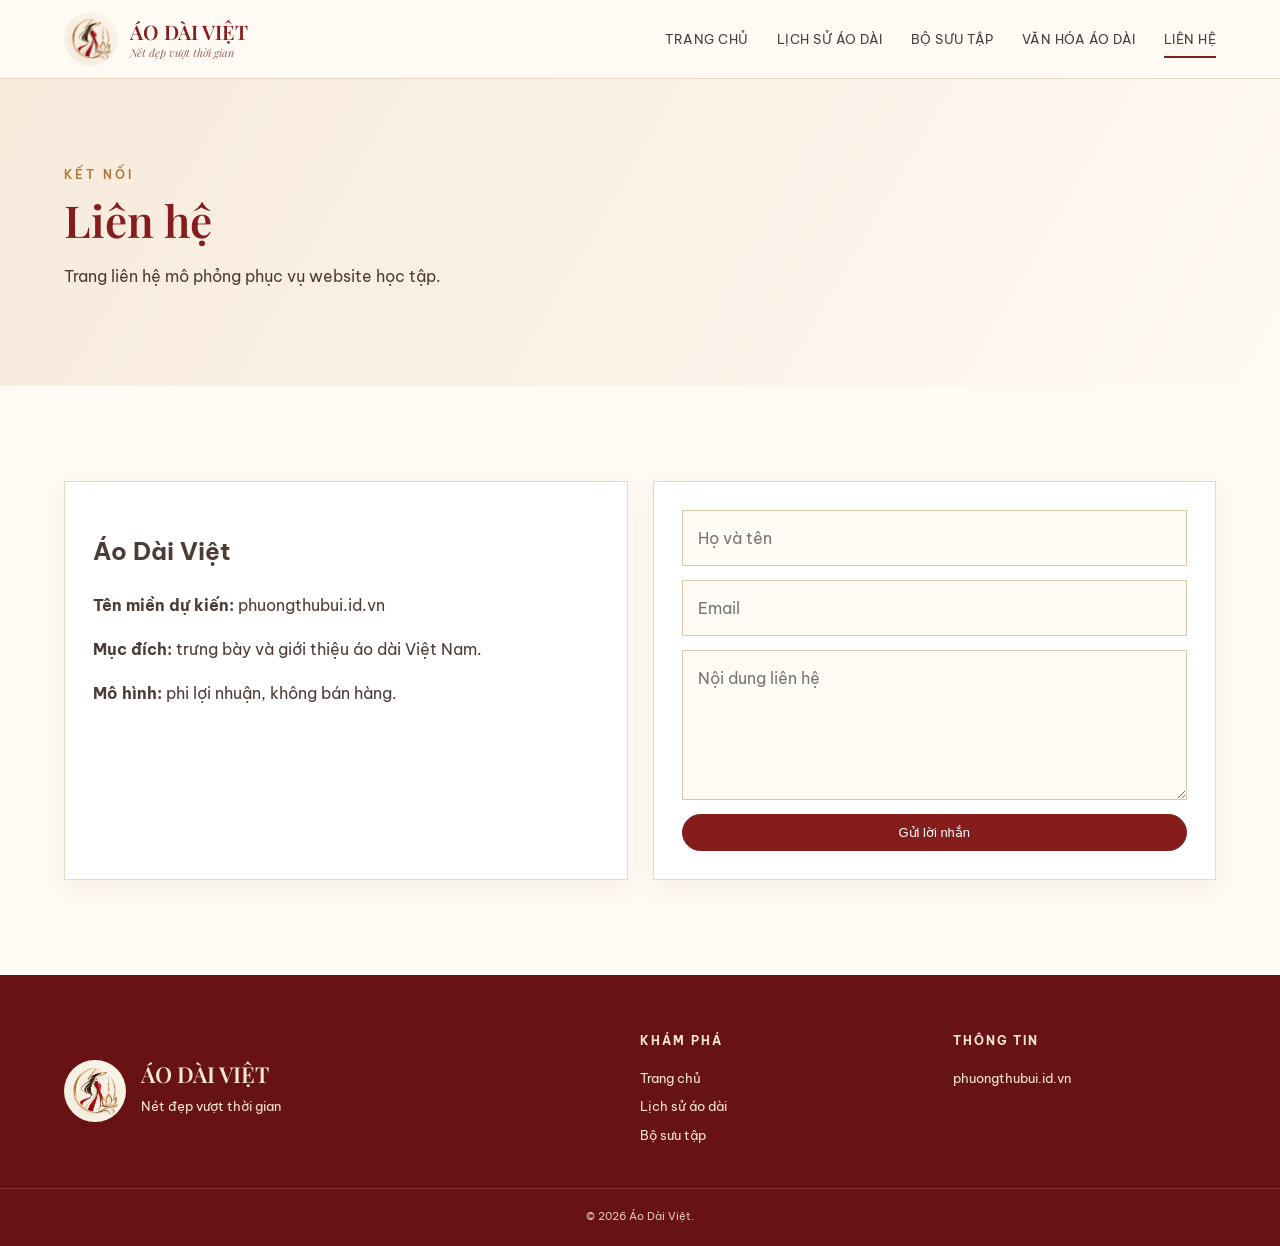
<file: lien-he.html>
<!DOCTYPE html>
<html lang="vi"><head><meta charset="UTF-8"><meta name="viewport" content="width=device-width, initial-scale=1.0"><title>Liên hệ | Áo Dài Việt</title><link rel="preconnect" href="https://fonts.googleapis.com"><link rel="preconnect" href="https://fonts.gstatic.com" crossorigin><link href="https://fonts.googleapis.com/css2?family=Be+Vietnam+Pro:wght@300;400;500;600;700&family=Playfair+Display:wght@500;600;700&display=swap" rel="stylesheet"><link rel="stylesheet" href="style.css"></head>
<body><header class="site-header"><div class="container header-inner"><a class="brand" href="index.html"><img src="img/logo.png" alt="Logo Áo Dài Việt"><span><b>ÁO DÀI VIỆT</b><small>Nét đẹp vượt thời gian</small></span></a><button class="menu-toggle" aria-label="Mở menu" aria-expanded="false">☰</button><nav class="nav"><a href="index.html">Trang chủ</a><a href="lich-su.html">Lịch sử áo dài</a><a href="bo-suu-tap.html">Bộ sưu tập</a><a href="van-hoa.html">Văn hóa áo dài</a><a class="active" href="lien-he.html">Liên hệ</a></nav></div></header><main><section class="page-hero"><div class="container"><span class="eyebrow">KẾT NỐI</span><h1>Liên hệ</h1><p>Trang liên hệ mô phỏng phục vụ website học tập.</p></div></section><section class="section"><div class="container contact-grid"><div class="info-box"><h2>Áo Dài Việt</h2><p><b>Tên miền dự kiến:</b> phuongthubui.id.vn</p><p><b>Mục đích:</b> trưng bày và giới thiệu áo dài Việt Nam.</p><p><b>Mô hình:</b> phi lợi nhuận, không bán hàng.</p></div><div class="info-box"><form id="contactForm" class="contact-form"><input type="text" placeholder="Họ và tên" required><input type="email" placeholder="Email" required><textarea placeholder="Nội dung liên hệ" required></textarea><button class="btn btn-red" type="submit">Gửi lời nhắn</button></form><div id="formNotice" class="notice" hidden></div></div></div></section></main><footer class="footer"><div class="container footer-grid"><div class="footer-brand"><img src="img/logo.png" alt="Logo"><div><h3>ÁO DÀI VIỆT</h3><p>Nét đẹp vượt thời gian</p></div></div><div><h4>KHÁM PHÁ</h4><a href="index.html">Trang chủ</a><a href="lich-su.html">Lịch sử áo dài</a><a href="bo-suu-tap.html">Bộ sưu tập</a></div><div><h4>THÔNG TIN</h4><p>phuongthubui.id.vn</p><p></p></div></div><div class="copyright">© <span id="year"></span> Áo Dài Việt.</div></footer><script src="script.js"></script></body></html>
</file>
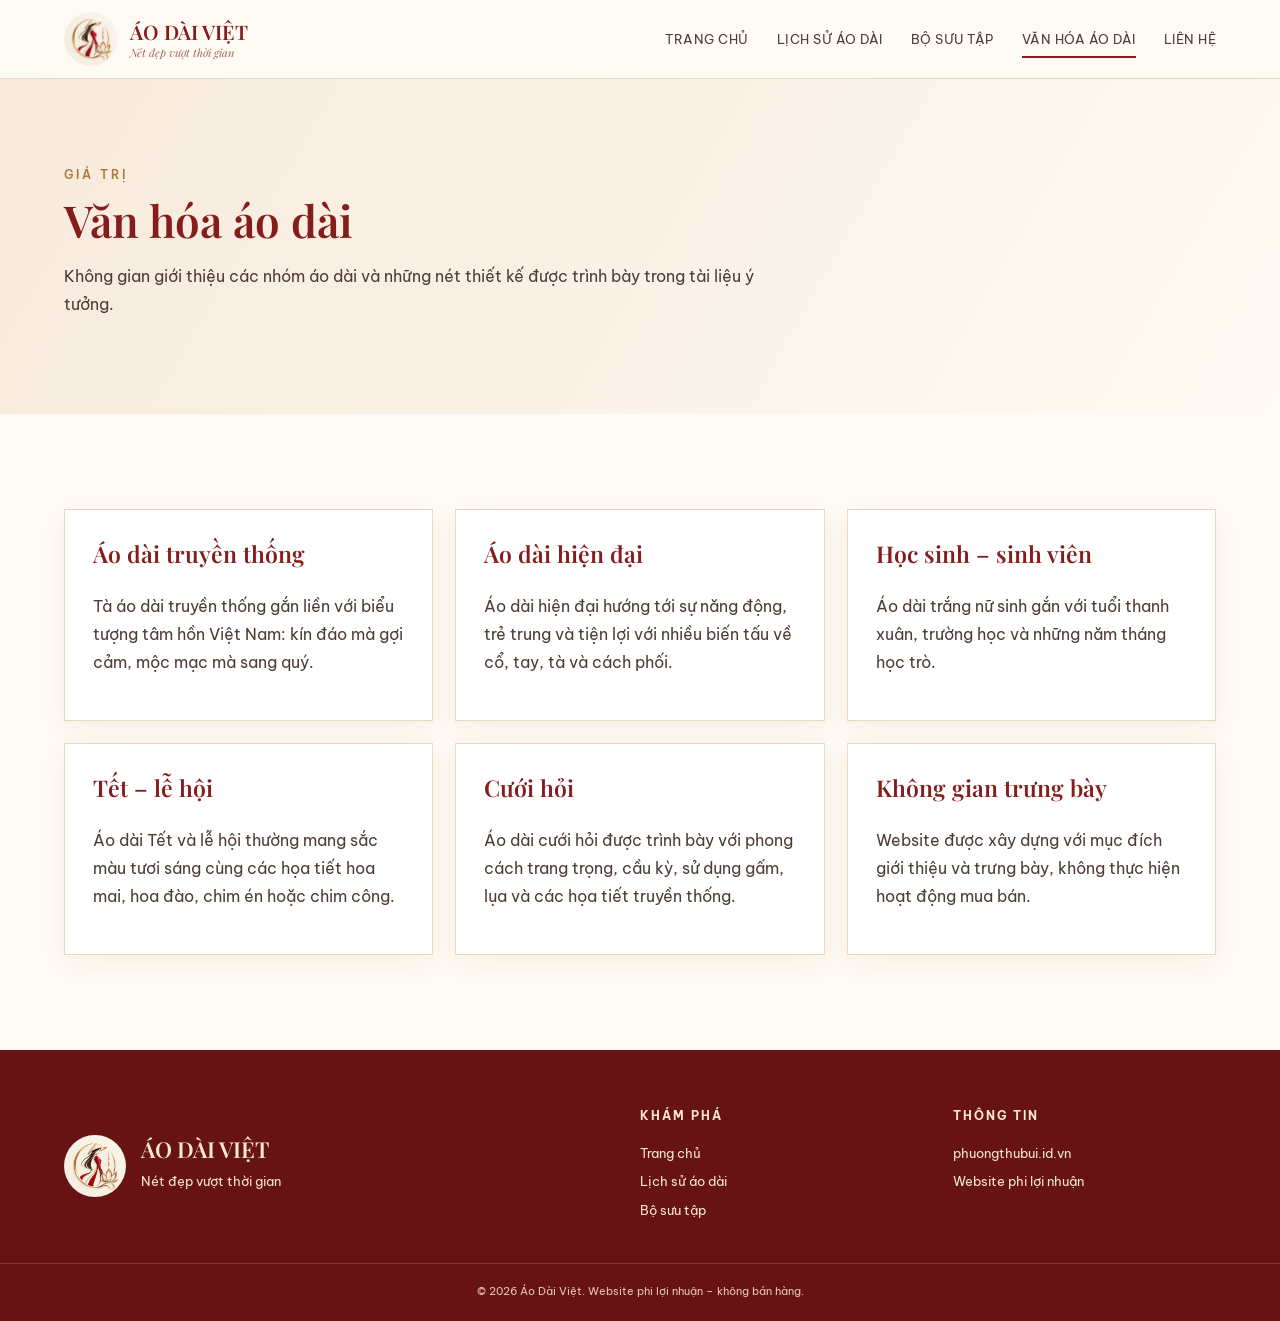
<file: van-hoa.html>
<!DOCTYPE html>
<html lang="vi"><head><meta charset="UTF-8"><meta name="viewport" content="width=device-width, initial-scale=1.0"><title>Văn hóa áo dài | Áo Dài Việt</title><link rel="preconnect" href="https://fonts.googleapis.com"><link rel="preconnect" href="https://fonts.gstatic.com" crossorigin><link href="https://fonts.googleapis.com/css2?family=Be+Vietnam+Pro:wght@300;400;500;600;700&family=Playfair+Display:wght@500;600;700&display=swap" rel="stylesheet"><link rel="stylesheet" href="style.css"></head>
<body><header class="site-header"><div class="container header-inner"><a class="brand" href="index.html"><img src="img/logo.png" alt="Logo Áo Dài Việt"><span><b>ÁO DÀI VIỆT</b><small>Nét đẹp vượt thời gian</small></span></a><button class="menu-toggle" aria-label="Mở menu" aria-expanded="false">☰</button><nav class="nav"><a href="index.html">Trang chủ</a><a href="lich-su.html">Lịch sử áo dài</a><a href="bo-suu-tap.html">Bộ sưu tập</a><a class="active" href="van-hoa.html">Văn hóa áo dài</a><a href="lien-he.html">Liên hệ</a></nav></div></header><main><section class="page-hero"><div class="container"><span class="eyebrow">GIÁ TRỊ</span><h1>Văn hóa áo dài</h1><p>Không gian giới thiệu các nhóm áo dài và những nét thiết kế được trình bày trong tài liệu ý tưởng.</p></div></section><section class="section"><div class="container culture-grid"><article><h3>Áo dài truyền thống</h3><p>Tà áo dài truyền thống gắn liền với biểu tượng tâm hồn Việt Nam: kín đáo mà gợi cảm, mộc mạc mà sang quý.</p></article><article><h3>Áo dài hiện đại</h3><p>Áo dài hiện đại hướng tới sự năng động, trẻ trung và tiện lợi với nhiều biến tấu về cổ, tay, tà và cách phối.</p></article><article><h3>Học sinh – sinh viên</h3><p>Áo dài trắng nữ sinh gắn với tuổi thanh xuân, trường học và những năm tháng học trò.</p></article><article><h3>Tết – lễ hội</h3><p>Áo dài Tết và lễ hội thường mang sắc màu tươi sáng cùng các họa tiết hoa mai, hoa đào, chim én hoặc chim công.</p></article><article><h3>Cưới hỏi</h3><p>Áo dài cưới hỏi được trình bày với phong cách trang trọng, cầu kỳ, sử dụng gấm, lụa và các họa tiết truyền thống.</p></article><article><h3>Không gian trưng bày</h3><p>Website được xây dựng với mục đích giới thiệu và trưng bày, không thực hiện hoạt động mua bán.</p></article></div></section></main><footer class="footer"><div class="container footer-grid"><div class="footer-brand"><img src="img/logo.png" alt="Logo"><div><h3>ÁO DÀI VIỆT</h3><p>Nét đẹp vượt thời gian</p></div></div><div><h4>KHÁM PHÁ</h4><a href="index.html">Trang chủ</a><a href="lich-su.html">Lịch sử áo dài</a><a href="bo-suu-tap.html">Bộ sưu tập</a></div><div><h4>THÔNG TIN</h4><p>phuongthubui.id.vn</p><p>Website phi lợi nhuận</p></div></div><div class="copyright">© <span id="year"></span> Áo Dài Việt. Website phi lợi nhuận – không bán hàng.</div></footer><script src="script.js"></script></body></html>
</file>
<file: style.css>
:root{--red:#861d1d;--red2:#681313;--cream:#fbf4e9;--paper:#fffaf3;--gold:#ae7839;--text:#4d3c36;--line:#ead8c1}*{box-sizing:border-box}html{scroll-behavior:smooth}body{margin:0;font-family:'Be Vietnam Pro',sans-serif;background:var(--paper);color:var(--text);line-height:1.75}img{max-width:100%;display:block}a{text-decoration:none;color:inherit}.container{width:min(1160px,90%);margin:auto}.narrow{max-width:820px}.center{text-align:center}.site-header{position:sticky;top:0;z-index:100;background:rgba(255,250,243,.97);backdrop-filter:blur(10px);border-bottom:1px solid var(--line)}.header-inner{height:78px;display:flex;align-items:center;justify-content:space-between}.brand{display:flex;align-items:center;gap:12px}.brand img{width:54px;height:54px;border-radius:50%;object-fit:cover}.brand b{display:block;font:600 20px 'Playfair Display',serif;color:var(--red)}.brand small{display:block;color:#9b675b;font:italic 11px 'Playfair Display',serif}.nav{display:flex;gap:28px;align-items:center}.nav a{font-size:13px;text-transform:uppercase;letter-spacing:.5px;padding:26px 0;position:relative}.nav a:after{content:'';position:absolute;left:0;right:100%;bottom:18px;height:2px;background:var(--red);transition:.25s}.nav a:hover:after,.nav a.active:after{right:0}.menu-toggle{display:none;border:0;background:none;font-size:25px;color:var(--red)}.hero{height:590px;position:relative;overflow:hidden}.hero>img{width:100%;height:100%;object-fit:cover}.hero-shade{position:absolute;inset:0;background:linear-gradient(90deg,rgba(39,8,5,.58),rgba(39,8,5,.12) 60%,transparent)}.hero-content{position:absolute;inset:0;display:flex;flex-direction:column;justify-content:center;color:#fff}.eyebrow{display:inline-block;color:var(--gold);font-size:12px;letter-spacing:3px;font-weight:600}.eyebrow.light{color:#f5dfc5}.hero h1{font:600 clamp(48px,7vw,88px)/.98 'Playfair Display',serif;margin:10px 0 22px;max-width:700px}.hero p{font-family:'Playfair Display',serif;font-style:italic;font-size:19px;max-width:620px}.hero-actions{display:flex;gap:12px;margin-top:18px}.btn{display:inline-block;border:1px solid var(--red);padding:10px 24px;border-radius:30px;color:var(--red);font-size:13px;transition:.25s}.btn:hover{transform:translateY(-2px);box-shadow:0 8px 20px rgba(80,20,10,.12)}.btn-red{background:var(--red);color:#fff}.btn-outline{border-color:#fff;color:#fff}.section{padding:95px 0}.section.alt{background:#f6eadb}.section-head{text-align:center;max-width:780px;margin:0 auto 50px}.section-head h2,.page-hero h1{font:600 44px/1.15 'Playfair Display',serif;color:var(--red);margin:8px 0 15px}.section-head p{margin:0;color:#705d56}.ornament{color:var(--gold);margin:8px 0}.intro-box{background:#fff;border:1px solid var(--line);padding:28px 35px;text-align:center;box-shadow:0 10px 30px rgba(70,30,10,.05)}.timeline-grid{display:grid;grid-template-columns:repeat(4,1fr);gap:18px}.timeline-grid article{background:var(--paper);border:1px solid var(--line);padding:25px 20px;min-height:190px;transition:.25s}.timeline-grid article:hover{transform:translateY(-5px);box-shadow:0 12px 25px rgba(80,30,10,.09)}.timeline-grid span,.history-number{display:inline-flex;align-items:center;justify-content:center;width:42px;height:42px;border-radius:50%;background:var(--red);color:#fff;font-weight:600}.timeline-grid h3{font:600 21px 'Playfair Display',serif;color:var(--red);margin:15px 0 8px}.timeline-grid p{margin:0;font-size:14px}.product-grid{display:grid;grid-template-columns:repeat(3,1fr);gap:24px}.product-card{background:#fff;border:1px solid var(--line);box-shadow:0 10px 30px rgba(70,30,10,.07);overflow:hidden;transition:.25s}.product-card:hover{transform:translateY(-5px)}.product-gallery{background:#eee}.product-gallery>img{width:100%;height:390px;object-fit:cover}.thumbs{display:flex;gap:8px;padding:10px;justify-content:center;background:#fff}.thumbs img{width:54px;height:54px;object-fit:cover;border:2px solid transparent;cursor:pointer}.thumbs img.selected,.thumbs img:hover{border-color:var(--red)}.product-body{padding:23px}.product-body>span,.product-tag{font-size:11px;letter-spacing:2px;color:var(--gold);font-weight:600}.product-body h3{font:600 23px 'Playfair Display',serif;color:var(--red);margin:5px 0 10px}.product-body p{font-size:14px;margin:0 0 15px}.product-body>a{color:var(--red);font-weight:600;font-size:13px}.next{margin-top:45px}.footer{background:var(--red2);color:#f8e7d2;padding:55px 0 20px}.footer-grid{display:grid;grid-template-columns:2fr 1fr 1fr;gap:50px}.footer-brand{display:flex;gap:15px;align-items:center}.footer-brand img{width:62px;height:62px;border-radius:50%}.footer h3{font:600 22px 'Playfair Display',serif;margin:0}.footer h4{font-size:12px;letter-spacing:2px;margin-top:0}.footer a,.footer p{display:block;font-size:13px;margin:6px 0}.copyright{text-align:center;border-top:1px solid rgba(255,255,255,.18);margin-top:35px;padding-top:18px;font-size:11px;opacity:.85}.page-hero{background:linear-gradient(120deg,#f6eadb,#fffaf3);padding:80px 0}.page-hero p{max-width:700px}.history-full{background:#fbf4e9}.timeline-full{position:relative}.timeline-full:before{content:'';position:absolute;left:21px;top:0;bottom:0;width:1px;background:#d9b98d}.timeline-full article{position:relative;display:grid;grid-template-columns:55px 1fr;gap:25px;margin-bottom:55px}.timeline-full h2{font:600 30px/1.25 'Playfair Display',serif;color:var(--red);margin:0 0 15px}.timeline-full p{margin:0 0 15px}.detail-product{display:grid;grid-template-columns:45% 55%;background:#fff;border:1px solid var(--line);margin-bottom:35px;box-shadow:0 10px 30px rgba(70,30,10,.06)}.detail-images{padding:22px}.detail-images .product-gallery>img{height:520px}.detail-copy{padding:38px 40px}.detail-copy h2{font:600 34px 'Playfair Display',serif;color:var(--red);margin:5px 0 15px}.detail-copy h4{color:var(--gold);margin:25px 0 8px}.detail-copy ul{padding-left:20px}.culture-grid{display:grid;grid-template-columns:repeat(3,1fr);gap:22px}.culture-grid article,.info-box{background:#fff;border:1px solid var(--line);padding:28px;box-shadow:0 8px 25px rgba(70,30,10,.05)}.culture-grid h3{font:600 23px 'Playfair Display',serif;color:var(--red);margin-top:0}.contact-grid{display:grid;grid-template-columns:1fr 1fr;gap:25px}.contact-form{display:grid;gap:14px}.contact-form input,.contact-form textarea{width:100%;border:1px solid #dcc6aa;padding:13px 15px;font:inherit;background:#fffaf3}.contact-form textarea{min-height:150px;resize:vertical}.notice{margin-top:15px;padding:12px 15px;background:#f6eadb;border-left:3px solid var(--gold);font-size:13px}
@media(max-width:900px){.nav{gap:14px}.nav a{font-size:11px}.timeline-grid{grid-template-columns:repeat(2,1fr)}.product-grid{grid-template-columns:repeat(2,1fr)}.detail-product{grid-template-columns:1fr}.culture-grid{grid-template-columns:repeat(2,1fr)}.footer-grid{grid-template-columns:1fr 1fr}}
@media(max-width:680px){.header-inner{height:68px}.brand img{width:46px;height:46px}.brand b{font-size:16px}.brand small{font-size:9px}.menu-toggle{display:block}.nav{display:none;position:absolute;top:68px;left:0;right:0;background:var(--paper);padding:10px 5%;border-bottom:1px solid var(--line);flex-direction:column;align-items:flex-start;gap:0}.nav.open{display:flex}.nav a{width:100%;padding:10px 0}.nav a:after{bottom:5px}.hero{height:510px}.hero-content{padding:0 5%}.hero h1{font-size:54px}.hero p{font-size:16px}.hero-actions{flex-wrap:wrap}.section{padding:70px 0}.section-head h2,.page-hero h1{font-size:34px}.timeline-grid,.product-grid,.culture-grid,.contact-grid{grid-template-columns:1fr}.timeline-full:before{display:none}.timeline-full article{grid-template-columns:1fr;gap:15px}.timeline-full h2{font-size:26px}.detail-copy{padding:28px}.detail-images .product-gallery>img{height:430px}.footer-grid{grid-template-columns:1fr;text-align:center}.footer-brand{justify-content:center}.footer a,.footer p{margin:4px 0}.product-gallery>img{height:430px}}
</file>
